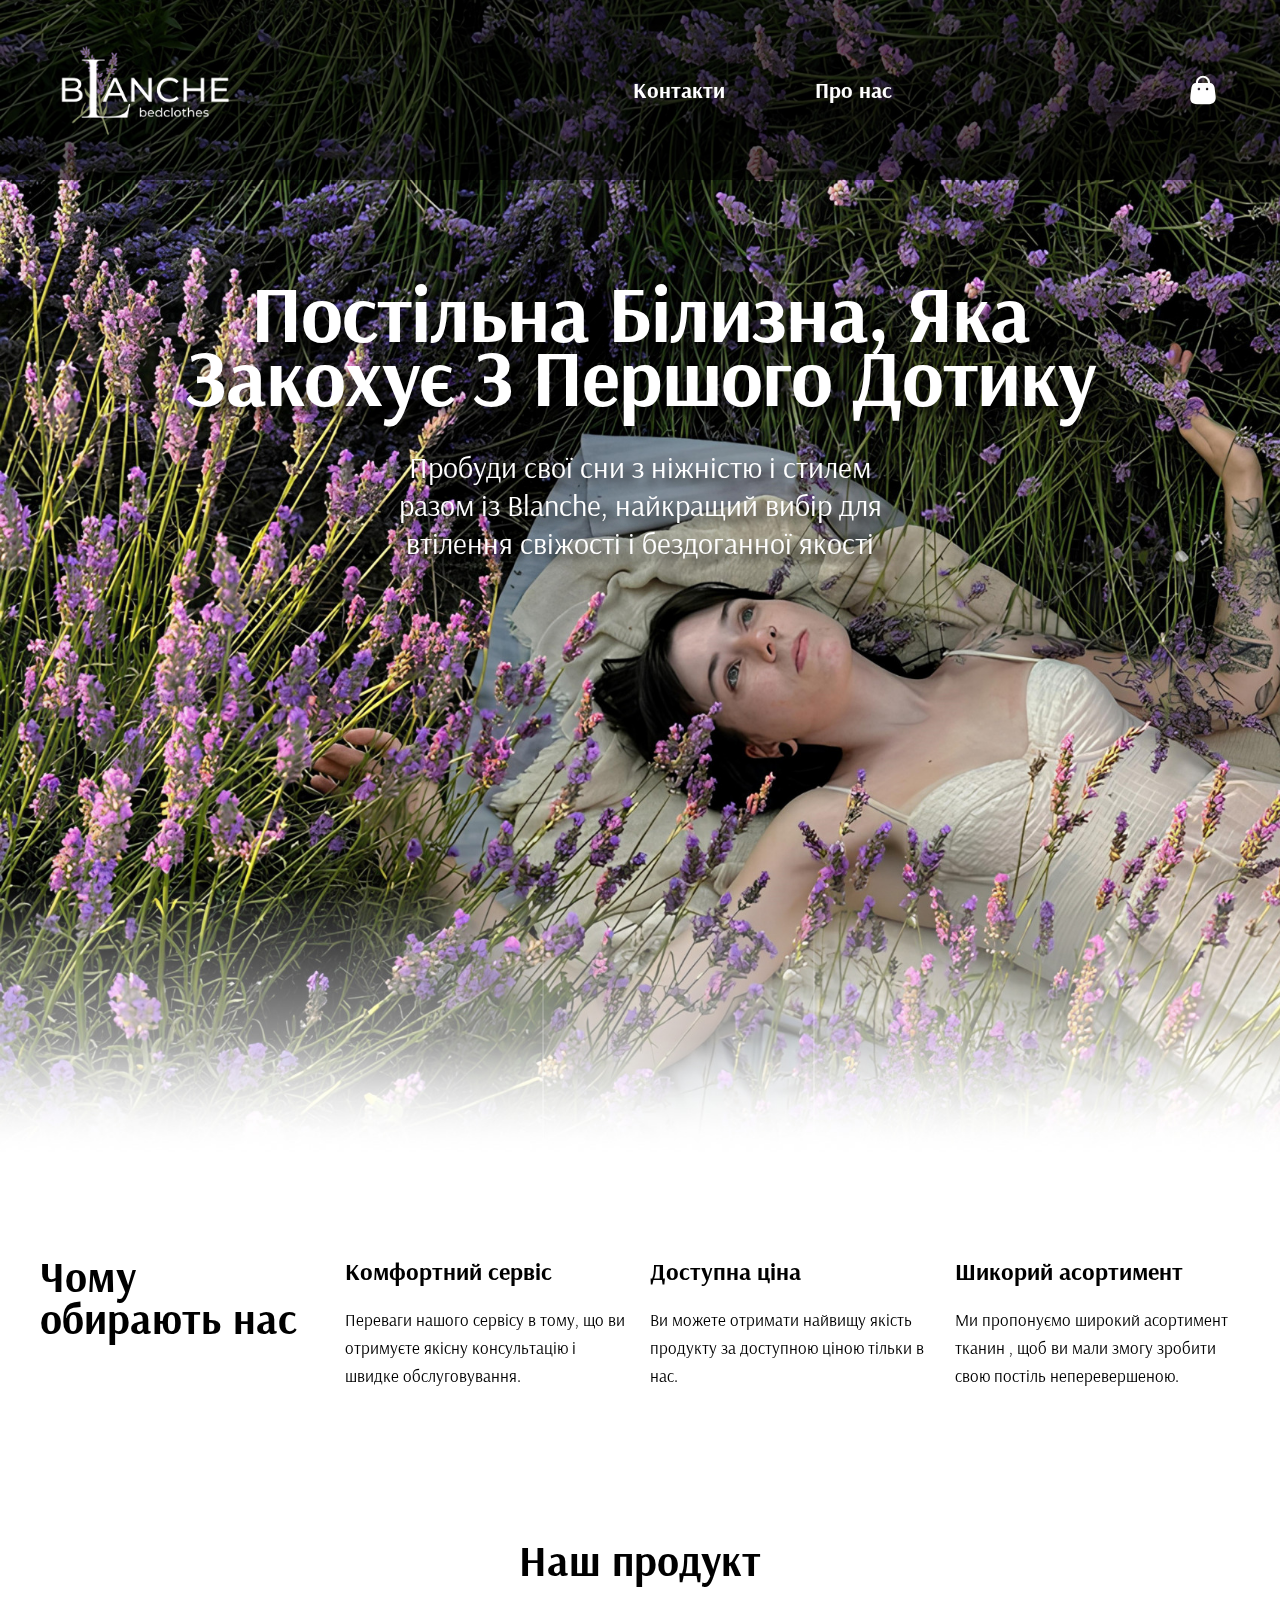
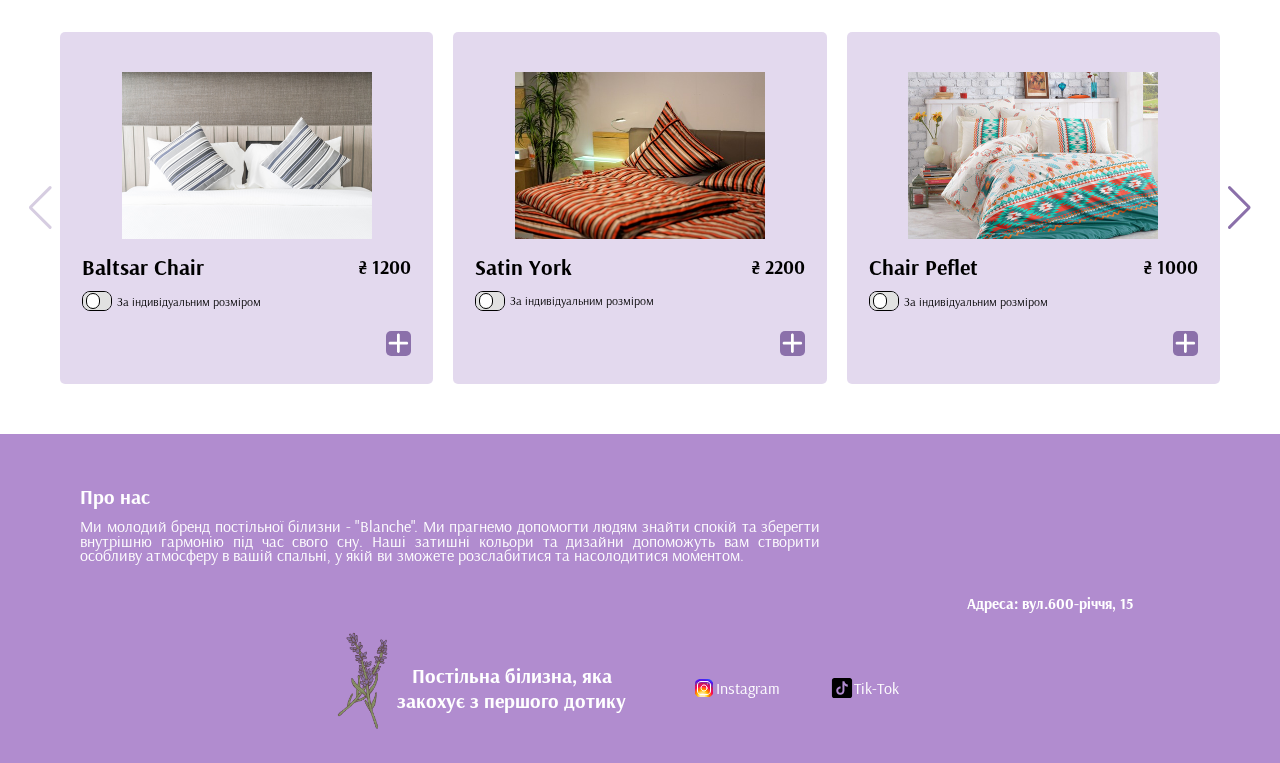
<file: index.html>
<!DOCTYPE html>
<html lang="en">
<head>
	<meta charset="UTF-8">
	<meta name="viewport" content="width=device-width, initial-scale=1.0">
	<link rel="stylesheet" href="./css/main.css">
	<link
  	rel="stylesheet" href="https://cdn.jsdelivr.net/npm/swiper@11/swiper-bundle.min.css"/>
	<title>Blanche</title>
	<link rel="shortcut icon" href="./img/logo/favicon.ico" type="image/x-icon">
</head>
<body>
	<header class="header">
		<div class="header__wrapper">
			<div class="container">
				<nav class="nav__header">
					
					<div class="logo">
						<a href="#!">
							<img class="logo-img" src="./img/logo/test.png" alt="Logo">
						</a>
					</div>
					
					<ul class="nav-list">
						<li id="contacts" class="nav-list__item">
							<a class="nav-list__link" href="#!">Контакти</a>
							<div class="nav-list__sub-contacts">
								<ul class="sub-contacts">
									<li class="sub-contacts__item">
										<img src="./img/logo/phone.svg" alt="">
										<a href="tel:+380778909601" class="phone__num">+ 38-077-89-09-601
										</a>
									</li>
									<li class="sub-contacts__item">
										<img src="./img/logo/instagram.svg" alt="">
										<a class="instagram" href="https://www.instagram.com/blanche.bedclothes?igsh=Y29oOTNwODJ2OGV5">Instagram
										</a>
									</li>
								</ul>
							</div>
						</li>
						<li id="about-us" class="nav-list__item"><a class="nav-list__link" href="#!">Про нас</a></li>
					</ul>

					<a class="cart" href="#!">
						<img class="cart__img" src="./img/icons/cart.svg" alt="">
						<div class="hidden cart__count "></div>
					</a>
				</nav>

				
			</div>
		</div>
		<div class="header__content container">
					<h1 class="header__title">Постільна білизна, яка закохує з першого дотику</h1>
					<p>Пробуди свої сни з ніжністю і стилем разом із Blanche, найкращий вибір для втілення свіжості і бездоганної якості </p>
				</div>
	</header>

	<section class="benefits">
		<div class="container">
			<div class="befefits__grid">
				<div class="benefits__title">
					<h2 class="title-2">Чому обирають нас</h2>
				</div>
				
				<div class="benefit">
					<h3 class="benefit__title">Комфортний сервіс</h3>
					<p class="benefit__text">Переваги нашого сервісу в тому, що ви отримуєте якісну консультацію і швидке обслуговування.</p>
				</div>

				<div class="benefit">
					<h3 class="benefit__title">Доступна ціна</h3>
					<p class="benefit__text">Ви можете отримати найвищу якість продукту за доступною ціною тільки в нас.</p>
					
				</div>

				<div class="benefit">
					<h3 class="benefit__title">Шикорий асортимент</h3>
					<p class="benefit__text">Ми пропонуємо широкий асортимент тканин , щоб ви мали змогу зробити свою постіль неперевершеною.</p>
					
				</div>

			</div>
		</div>
	</section>

	<section class="products">
		<div class="container">
			
			<div class="products__title">
				<h2 class="title-2">Наш продукт</h2>
			</div>
			
			<div class="products__slider">
				<div class="swiper">
						<div class="swiper-wrapper">
							    <article class="card swiper-slide" data-id="baltsar-chair">
									<div class="card__photo">
										<img src="./img/products/test1.jpg" alt="Posteli" class="card__img">
									</div>
									<div class="card__desc">
										<div class="card__header">
											<h3 class="card__title">
												Baltsar Chair
											</h3>
											<div class="card__price">
												1200
											</div>
										</div>

										<div class="individual__content">
											<label class="individual__content-checkbox">
												<div class="flipswitch">
													<input type="checkbox" name="flipswitch" class="flipswitch-cb" id="fs1">
													<label class="flipswitch-label" for="fs1"> 
														<div class="flipswitch-inner"></div>
														<div class="flipswitch-switch"></div>
													</label>
										        </div>
						                        За індивідуальним розміром
					                        </label>
				                        </div>
				                        <div id="fs1" class="individual__desc"></div>
										<div class="card__footer">
											 <button class="card__btn"><img src="./img/icons/plus.svg"></button>
										</div>
								</article>
								<article class="card swiper-slide" data-id="satin-york">
									<div class="card__photo">
										<img src="./img/products/test2.jpg" alt="Posteli" class="card__img">
									</div>
									<div class="card__desc">
										<div class="card__header">
											<h3 class="card__title">
												Satin York
											</h3>
											<div class="card__price">
												2200
											</div>
										</div>

										<div class="individual__content">
											<label class="individual__content-checkbox">
												<div class="flipswitch">
													<input type="checkbox" name="flipswitch" class="flipswitch-cb" id="fs2">
													<label class="flipswitch-label" for="fs2"> 
														<div class="flipswitch-inner"></div>
														<div class="flipswitch-switch"></div>
													</label>
										        </div>
						                        За індивідуальним розміром
					                        </label>
				                        </div>
				                        <div id="fs2" class="individual__desc"></div>
										<div class="card__footer">
											 <button class="card__btn"><img src="./img/icons/plus.svg"></button>
										</div>
								</article>
								<article class="card swiper-slide" data-id="chair-peflet">
									<div class="card__photo">
										<img src="./img/products/test3.jpg" alt="Posteli" class="card__img">
									</div>
									<div class="card__desc">
										<div class="card__header">
											<h3 class="card__title">
												Chair Peflet
											</h3>
											<div class="card__price">
												1000
											</div>
										</div>

										<div class="individual__content">
											<label class="individual__content-checkbox">
												<div class="flipswitch">
													<input type="checkbox" name="flipswitch" class="flipswitch-cb" id="fs3">
													<label class="flipswitch-label" for="fs3"> 
														<div class="flipswitch-inner"></div>
														<div class="flipswitch-switch"></div>
													</label>
										        </div>
						                        За індивідуальним розміром
					                        </label>
				                        </div>
				                        <div id="fs3" class="individual__desc"></div>
										<div class="card__footer">
											 <button class="card__btn"><img src="./img/icons/plus.svg"></button>
										</div>
								</article>
								<article class="card swiper-slide" data-id="pinlow">
									<div class="card__photo">
										<img src="./img/products/test4.jpg" alt="Posteli" class="card__img">
									</div>
									<div class="card__desc">
										<div class="card__header">
											<h3 class="card__title">
												Pinlow
											</h3>
											<div class="card__price">
												1600
											</div>
										</div>

										<div class="individual__content">
											<label class="individual__content-checkbox">
												<div class="flipswitch">
													<input type="checkbox" name="flipswitch" class="flipswitch-cb" id="fs4">
													<label class="flipswitch-label" for="fs4"> 
														<div class="flipswitch-inner"></div>
														<div class="flipswitch-switch"></div>
													</label>
										        </div>
						                        За індивідуальним розміром
					                        </label>
				                        </div>
				                        <div id="fs4" class="individual__desc"></div>
										<div class="card__footer">
											 <button class="card__btn"><img src="./img/icons/plus.svg"></button>
										</div>
								</article>
								<article class="card swiper-slide" data-id="mellower">
									<div class="card__photo">
										<img src="./img/products/test5.jpg" alt="Posteli" class="card__img">
									</div>
									<div class="card__desc">
										<div class="card__header">
											<h3 class="card__title">
												Mellower
											</h3>
											<div class="card__price">
												800
											</div>
										</div>

										<div class="individual__content">
											<label class="individual__content-checkbox">
												<div class="flipswitch">
													<input type="checkbox" name="flipswitch" class="flipswitch-cb" id="fs5">
													<label class="flipswitch-label" for="fs5"> 
														<div class="flipswitch-inner"></div>
														<div class="flipswitch-switch"></div>
													</label>
										        </div>
						                        За індивідуальним розміром
					                        </label>
				                        </div>
				                        <div id="fs5" class="individual__desc"></div>
										<div class="card__footer">
											 <button class="card__btn"><img src="./img/icons/plus.svg"></button>
										</div>
								</article>
								<article class="card swiper-slide" data-id="nismo-laki">
									<div class="card__photo">
										<img src="./img/products/test6.jpg" alt="Posteli" class="card__img">
									</div>
									<div class="card__desc">
										<div class="card__header">
											<h3 class="card__title">
												Nismo Laki
											</h3>
											<div class="card__price">
												1800
											</div>
										</div>

										<div class="individual__content">
											<label class="individual__content-checkbox">
												<div class="flipswitch">
													<input type="checkbox" name="flipswitch" class="flipswitch-cb" id="fs6">
													<label class="flipswitch-label" for="fs6"> 
														<div class="flipswitch-inner"></div>
														<div class="flipswitch-switch"></div>
													</label>
										        </div>
						                        За індивідуальним розміром
					                        </label>
				                        </div>
				                        <div id="fs6" class="individual__desc"></div>
										<div class="card__footer">
											 <button class="card__btn"><img src="./img/icons/plus.svg"></button>
										</div>
								</article>
								<article class="card swiper-slide" data-id="umbro-perelcot">
									<div class="card__photo">
										<img src="./img/products/test7.jpg" alt="Posteli" class="card__img">
									</div>
									<div class="card__desc">
										<div class="card__header">
											<h3 class="card__title">
												Umbro Perelcot
											</h3>
											<div class="card__price">
												1100
											</div>
										</div>

										<div class="individual__content">
											<label class="individual__content-checkbox">
												<div class="flipswitch">
													<input type="checkbox" name="flipswitch" class="flipswitch-cb" id="fs7">
													<label class="flipswitch-label" for="fs7"> 
														<div class="flipswitch-inner"></div>
														<div class="flipswitch-switch"></div>
													</label>
										        </div>
						                        За індивідуальним розміром
					                        </label>
				                        </div>
				                        <div id="fs7" class="individual__desc"></div>
										<div class="card__footer">
											 <button class="card__btn"><img src="./img/icons/plus.svg"></button>
										</div>
								</article>
								<article class="card swiper-slide" data-id="beltrus">
									<div class="card__photo">
										<img src="./img/products/test8.jpg" alt="Posteli" class="card__img">
									</div>
									<div class="card__desc">
										<div class="card__header">
											<h3 class="card__title">
												Beltrus
											</h3>
											<div class="card__price">
												1400
											</div>
										</div>
											

										<div class="individual__content">
											<label class="individual__content-checkbox">
												<div class="flipswitch">
													<input type="checkbox" name="flipswitch" class="flipswitch-cb" id="fs8">
													<label class="flipswitch-label" for="fs8"> 
														<div class="flipswitch-inner"></div>
														<div class="flipswitch-switch"></div>
													</label>
										        </div>
						                        За індивідуальним розміром
					                        </label>
				                        </div>
				                        <div id="fs8" class="individual__desc"></div>
										<div class="card__footer">
											 <button class="card__btn"><img src="./img/icons/plus.svg"></button>
										</div>
								</article>

						</div>
				</div>
						<div class="swiper-button-prev"></div>
				 	    <div class="swiper-button-next"></div>
			</div>
		</div>
	</section>
	
	<footer class="footer">
		<div class="container">
			<div class="info">
				<div class="footer__about-us">
					<h3>Про нас</h3>
					<p>Ми молодий бренд постільної білизни - "Blanche". Ми прагнемо допомогти людям знайти спокій та зберегти внутрішню гармонію під час свого сну. Наші затишні кольори та дизайни допоможуть вам створити особливу атмосферу в вашій спальні, у якій ви зможете розслабитися та насолодитися моментом.</p>
				</div>
				<div class="location">
					<iframe src="https://www.google.com/maps/embed?pb=!1m14!1m8!1m3!1d10421.833314047852!2d28.426156000000002!3d49.229799!3m2!1i1024!2i768!4f13.1!3m3!1m2!1s0x472d5d207920a4d7%3A0x23012161abec47f1!2z0JDRgtC10LvRjNC1ICjRgNC10LzQvtC90YIg0L7QtNGP0LPRgyk!5e0!3m2!1sru!2sua!4v1705599957774!5m2!1sru!2sua" width="600" height="450" style="border:0;" allowfullscreen="" loading="lazy" referrerpolicy="no-referrer-when-downgrade">
					</iframe>
					
					<div class="address">
						Адреса: вул.600-річчя, 15
					</div>
				</div>
			</div>
			<div class="social__media">
				<div class="lavanda__logo">
					<img src="./img/logo/lavanda.png" alt="lavanda">
					Постільна білизна, яка закохує з першого дотику
				</div>
					<a class="instagram" href="https://www.instagram.com/blanche.bedclothes?igsh=Y29oOTNwODJ2OGV5">
						<img src="./img/logo/instagram.svg" alt="">Instagram
					</a>
					<a class="tik-tok" href="https://www.tiktok.com/@blanche.bedclothes?_t=8j8u7WPqUek&_r=1">
						<img src="./img/logo/tik-tok.svg" alt="">
						Tik-Tok
					</a>
			</div>
		</div>
	</footer>

	<!-- Модалка корзини -->
	<div class="modal__cart-wrapper hidden">
			<div class="modal__cart">
				<div class="modal__cart-nav">
					<h3 class="modal__title">
						Ваше замовлення
						<img src="./img/logo/lavanda.png" alt="" class="modal__title-img">
					</h3>
					<button class="product-del" data-btn="closeCart">x</button>
				</div>
				<hr>
				<!-- <ul class="cart__product">
					 <li class="cart__product-img"><img src="./img/products/test2.jpg" alt=""></li>
					<li class="cart__product-name">Baltsar Chair</li>
					<li class="cart__product-count">
						<button class="count__btn">+</button>
						<input class="count_quantity">
						<button class="count__btn">-</button>
					</li>
					<li class="cart__product-price">1200</li>
					<li class="cart__product-del">
						<button class="product-del">x</button>
					</li> 
				</ul> -->
				<div class="cart__submit-wrapper">
					<button class="cart__product-submit" data-btn="order-submit">Оформити замовлення</button>
				</div>
			</div> 
			<div class="modal__overlay"></div>
	</div>
	<!-- Модалка корзина -->

	<!-- Модалка підтвердження відправки -->
	<div class="modal__order-confirm hidden">
		<div class="order-container">
			<div class="order__wrapper-title">
				<h3 class="order-confirm__title">
					Підтвердження
					<img src="./img/logo/lavanda.png" alt="" class="order-confirm__title-img">
				</h3>
				<button class="order__close">x</button>
			</div>
			<p class="order-confirm__text">Для того щоб ми мали змогу відправити ваше замовлення введіть:</p>
			<form action="" class="order__confirm-form">
				<fieldset>
					<legend>Данні для відправки</legend>
					
					<input type="text" name=""	placeholder="ПІБ">
					<input type="text" name=""	placeholder="Ваш номер">
					<input type="text" name=""	placeholder="Місто">
					<input type="text" name=""	placeholder="Назва почти">
					<input type="text" name=""	placeholder="Номер відділення">

					<button type="submit" data-btn="submit">Підтвердити</button>
				</fieldset>
			</form>
		</div>
		<div class="modal__overlay"></div>
	</div>
	<!-- Модалка підтвердження відправки -->


	<script src="https://cdn.jsdelivr.net/npm/swiper@11/swiper-bundle.min.js"></script>
	<script src="./js/script.js" type="text/javascript"></script>
</body>
</html>
</file>
<file: css/main.css>
@charset "UTF-8";
@import url("https://fonts.googleapis.com/css2?family=Arsenal:wght@400;700&display=swap");
* {
  padding: 0px;
  margin: 0px;
  border: none;
}

*,
*::before,
*::after {
  -webkit-box-sizing: border-box;
          box-sizing: border-box;
}

/* Links */
a, a:link, a:visited {
  text-decoration: none;
}

a:hover {
  text-decoration: none;
}

/* Common */
aside, nav, footer, header, section, main {
  display: block;
}

h1, h2, h3, h4, h5, h6, p {
  font-size: inherit;
  font-weight: inherit;
}

ul, ul li {
  list-style: none;
}

img {
  vertical-align: top;
}

img, svg {
  max-width: 100%;
  height: auto;
}

address {
  font-style: normal;
}

/* Form */
input, textarea, button, select {
  font-family: inherit;
  font-size: inherit;
  color: inherit;
  background-color: transparent;
}

input::-ms-clear {
  display: none;
}

button, input[type=submit] {
  display: inline-block;
  -webkit-box-shadow: none;
          box-shadow: none;
  background-color: transparent;
  background: none;
  cursor: pointer;
}

input:focus, input:active,
button:focus, button:active {
  outline: none;
}

button::-moz-focus-inner {
  padding: 0;
  border: 0;
}

label {
  cursor: pointer;
}

legend {
  display: block;
}

html, body {
  font-family: "Arsenal", sans-serif;
}

.container {
  margin: 0 auto;
  padding: 0 15px;
  max-width: 1230px;
}

.title-2 {
  font-size: clamp(22px, -0.054rem + 7.14vw, 42px);
  font-weight: 700;
  line-height: 1;
}

.hidden {
  opacity: 0;
  pointer-events: none;
  z-index: -1;
  -webkit-transition: all 0.2s ease-in;
  transition: all 0.2s ease-in;
}

.hiddingForCart {
  z-index: 0;
}

.header {
  position: relative;
  z-index: 1;
  background-image: url("./../img/background-img/bg-img-2.jpg");
  aspect-ratio: 1200/1084;
  background-size: cover;
}

.header__wrapper {
  background-color: rgba(0, 0, 0, 0.6);
}

.header__content {
  text-align: center;
}

.header__title {
  color: rgb(255, 255, 255);
  font-weight: bold;
  font-size: clamp(30px, -0.757rem + 13.16vw, 80px);
  text-transform: capitalize;
  text-wrap: balance;
  line-height: 0.8;
  letter-spacing: -1px;
  margin-bottom: clamp(15px, -0.006rem + 4.72vw, 40px);
  text-shadow: 12px 7px 9px rgba(0, 0, 0, 0.76);
}

.header__content p {
  color: rgb(255, 255, 255);
  font-size: clamp(15px, 0.371rem + 2.83vw, 30px);
  text-wrap: balance;
  max-width: 740px;
  margin: 0 auto;
  text-shadow: 12px 7px 9px rgba(0, 0, 0, 0.76);
}

.logo-img {
  max-width: clamp(70px, 2.102rem + 11.36vw, 170px);
}

.nav__header {
  padding: 0 clamp(5px, -0.028rem + 1.7vw, 20px);
  margin-bottom: clamp(20px, -1.509rem + 13.79vw, 100px);
  display: -ms-grid;
  display: grid;
  -ms-grid-columns: 1fr 10px 2fr 10px 1fr;
  grid-template-columns: 1fr 2fr 1fr;
  -webkit-box-align: center;
      -ms-flex-align: center;
          align-items: center;
  height: clamp(50px, 0.17rem + 14.77vw, 180px);
  gap: 10px;
}

.nav-list {
  display: -webkit-inline-box;
  display: -ms-inline-flexbox;
  display: inline-flex;
  gap: clamp(15px, -0.767rem + 8.52vw, 90px);
  -webkit-box-pack: end;
      -ms-flex-pack: end;
          justify-content: flex-end;
  white-space: nowrap;
}

.nav-list__link {
  font-weight: 700;
  color: #fff;
  font-size: clamp(12px, 0.523rem + 1.14vw, 22px);
  -webkit-transition: color 0.2s ease-in;
  transition: color 0.2s ease-in;
}
.nav-list__link:hover {
  color: #8b70aa;
}

#contacts {
  position: relative;
}

.nav-list__sub-contacts {
  background-color: rgba(139, 112, 170, 0.5490196078);
  padding: 10px 20px;
  position: absolute;
  width: 180px;
  top: 100%;
  left: -40px;
  opacity: 0;
  pointer-events: none;
  -webkit-transition: all 0.4s ease-in;
  transition: all 0.4s ease-in;
  text-align: center;
  border-radius: 5px;
}

.sub-contacts {
  display: -webkit-box;
  display: -ms-flexbox;
  display: flex;
  -webkit-box-orient: vertical;
  -webkit-box-direction: normal;
      -ms-flex-direction: column;
          flex-direction: column;
  gap: 10px;
}

.sub-contacts__item {
  display: -webkit-box;
  display: -ms-flexbox;
  display: flex;
  -webkit-box-pack: center;
      -ms-flex-pack: center;
          justify-content: center;
  -webkit-box-align: center;
      -ms-flex-align: center;
          align-items: center;
}
.sub-contacts__item a {
  color: #fff;
  -webkit-transition: color 0.2s ease-in;
  transition: color 0.2s ease-in;
}
.sub-contacts__item a:hover {
  color: #8b70aa;
}

.nav-list__item:hover .nav-list__sub-contacts {
  opacity: 1;
  pointer-events: all;
  -webkit-transition: all 0.4s ease-in;
  transition: all 0.4s ease-in;
}

.cart {
  display: -webkit-box;
  display: -ms-flexbox;
  display: flex;
  -webkit-box-pack: end;
      -ms-flex-pack: end;
          justify-content: end;
  position: relative;
  -ms-grid-column-span: 5;
  grid-column-end: 5;
}

.cart__count {
  position: absolute;
  top: 3px;
  right: -6px;
  background-color: #8b70aa;
  color: #fff;
  border-radius: 50%;
  height: 18px;
  width: 18px;
  font-weight: 700;
  display: -webkit-box;
  display: -ms-flexbox;
  display: flex;
  -webkit-box-pack: center;
      -ms-flex-pack: center;
          justify-content: center;
  -webkit-box-align: center;
      -ms-flex-align: center;
          align-items: center;
}

.benefits {
  padding: clamp(20px, -0.568rem + 9.09vw, 100px) 0;
}

.befefits__grid {
  display: -ms-grid;
  display: grid;
  -ms-grid-columns: 1fr 20px 1fr 20px 1fr 20px 1fr;
  grid-template-columns: repeat(4, 1fr);
  gap: clamp(20px, 0.074rem + 5.88vw, 60px) 20px;
}
@media (max-width: 1120px) {
  .befefits__grid {
    -ms-grid-columns: (1fr)[2];
    grid-template-columns: repeat(2, 1fr);
  }
}
@media (max-width: 620px) {
  .befefits__grid {
    -ms-grid-columns: (1fr)[1];
    grid-template-columns: repeat(1, 1fr);
  }
}

.benefits__title {
  max-width: 260px;
}

.benefit__title {
  font-size: clamp(15px, -0.063rem + 5vw, 24px);
  font-weight: 700;
  margin-bottom: clamp(10px, -0.486rem + 5.56vw, 20px);
}

.benefit__text {
  line-height: 1.65;
  font-size: clamp(14px, 0.661rem + 1.07vw, 17px);
}

.products {
  padding: clamp(10px, -0.754rem + 6.9vw, 50px) 0;
}

.products__title {
  text-align: center;
}

.products__slider {
  position: relative;
  padding: 0 20px;
  margin-top: clamp(20px, -0.329rem + 7.89vw, 50px);
}

.card {
  position: relative;
  width: 280px;
  background-color: rgba(205, 188, 225, 0.568627451);
  border-radius: 5px;
}

.card__photo {
  text-align: center;
  margin-top: 40px;
}

.card__img {
  max-width: 250px;
}

.card__desc {
  display: -webkit-box;
  display: -ms-flexbox;
  display: flex;
  -webkit-box-orient: vertical;
  -webkit-box-direction: normal;
      -ms-flex-direction: column;
          flex-direction: column;
  gap: 10px;
  border-radius: 20px 20px 0 0;
  padding: 14px 22px 28px;
}

.card__header {
  display: -webkit-box;
  display: -ms-flexbox;
  display: flex;
  -webkit-box-pack: justify;
      -ms-flex-pack: justify;
          justify-content: space-between;
  -webkit-box-align: center;
      -ms-flex-align: center;
          align-items: center;
}

.card__title {
  font-size: 22px;
  font-weight: 700;
}

.card__price {
  font-size: 19px;
  font-weight: 700;
}
.card__price::before {
  content: "₴";
}

.card__footer {
  display: -webkit-box;
  display: -ms-flexbox;
  display: flex;
  -webkit-box-pack: end;
      -ms-flex-pack: end;
          justify-content: flex-end;
}

.card__btn {
  background-color: #8b70aa;
  border-radius: 5px;
  -webkit-transition: opacity 0.2s ease-in;
  transition: opacity 0.2s ease-in;
}
.card__btn:hover {
  opacity: 0.6;
}

.message__add {
  margin-right: 10px;
  font-weight: 700;
  -webkit-transition: all 0.2s ease-in;
  transition: all 0.2s ease-in;
}

.modal__cart-wrapper {
  position: fixed;
  top: 0;
  left: 0;
  width: 100%;
  height: 100%;
  display: -webkit-box;
  display: -ms-flexbox;
  display: flex;
  -webkit-box-pack: center;
      -ms-flex-pack: center;
          justify-content: center;
  -webkit-box-align: center;
      -ms-flex-align: center;
          align-items: center;
  -webkit-transition: all 0.4s ease-in;
  transition: all 0.4s ease-in;
}
.modal__cart-wrapper.close {
  opacity: 0;
  visibility: hidden;
}

.modal__cart {
  position: relative;
  z-index: 2;
  background-color: #fff;
  padding: 20px clamp(15px, -0.104rem + 5.21vw, 40px);
  width: clamp(300px, 7.386rem + 56.82vw, 800px);
}
.modal__cart hr {
  background: rgba(142, 44, 183, 0.6196078431);
  height: 0.5px;
  margin-bottom: 10px;
}

.modal__cart-nav {
  display: -webkit-box;
  display: -ms-flexbox;
  display: flex;
  -webkit-box-pack: justify;
      -ms-flex-pack: justify;
          justify-content: space-between;
}

.modal__title {
  font-size: 24px;
  font-weight: 700;
  color: rgba(143, 137, 143, 0.8784313725);
  position: relative;
}
.modal__title img {
  max-width: 50px;
  position: absolute;
  top: -8px;
  left: 168px;
}

.cart__product {
  display: -ms-grid;
  display: grid;
  -ms-grid-columns: 1fr clamp(10px, -0.625rem + 6.25vw, 40px) 4fr clamp(10px, -0.625rem + 6.25vw, 40px) 2fr clamp(10px, -0.625rem + 6.25vw, 40px) 2fr clamp(10px, -0.625rem + 6.25vw, 40px) 1fr;
  grid-template-columns: 1fr 4fr 2fr 2fr 1fr;
  -webkit-column-gap: clamp(10px, -0.625rem + 6.25vw, 40px);
     -moz-column-gap: clamp(10px, -0.625rem + 6.25vw, 40px);
          column-gap: clamp(10px, -0.625rem + 6.25vw, 40px);
  -webkit-box-pack: center;
      -ms-flex-pack: center;
          justify-content: center;
  -webkit-box-align: center;
      -ms-flex-align: center;
          align-items: center;
  margin-bottom: 20px;
  background-color: rgba(187, 185, 185, 0.1019607843);
  padding: 0 5px;
}

.cart__product-img img {
  max-width: clamp(70px, 1.042rem + 16.67vw, 100px);
}

.cart__product-name {
  font-size: clamp(8px, 0.167rem + 1.67vw, 16px);
  text-align: center;
}

.cart__product-count {
  display: -webkit-box;
  display: -ms-flexbox;
  display: flex;
  -webkit-box-pack: center;
      -ms-flex-pack: center;
          justify-content: center;
  -webkit-box-align: center;
      -ms-flex-align: center;
          align-items: center;
  gap: 5px;
}

.count__btn {
  font-weight: 700;
  padding-bottom: 1px;
  -webkit-transition: opacity 0.2s ease-in;
  transition: opacity 0.2s ease-in;
  font-size: clamp(10px, 0.28rem + 1.72vw, 20px);
}
.count__btn:hover {
  opacity: 0.7;
}

.count_quantity {
  width: 25px;
  height: 18px;
  line-height: 1.9;
  text-align: center;
  background-color: rgba(193, 193, 193, 0.4196078431);
  border-radius: 5px;
  font-size: clamp(8px, 0.167rem + 1.67vw, 16px);
}

.cart__product-price {
  font-size: clamp(8px, 0.167rem + 1.67vw, 16px);
  text-align: center;
}
.cart__product-price::before {
  content: "₴ ";
}

.cart__product-del {
  justify-self: flex-end;
  display: -webkit-box;
  display: -ms-flexbox;
  display: flex;
  -webkit-box-pack: center;
      -ms-flex-pack: center;
          justify-content: center;
  -webkit-box-align: center;
      -ms-flex-align: center;
          align-items: center;
}

.product-del {
  padding-right: 10px;
  font-size: clamp(10px, 0.196rem + 2.14vw, 16px);
  -webkit-transition: opacity 0.2s ease-in;
  transition: opacity 0.2s ease-in;
}
.product-del:hover {
  opacity: 0.7;
}

.cart__submit-wrapper {
  display: -webkit-box;
  display: -ms-flexbox;
  display: flex;
  -webkit-box-pack: end;
      -ms-flex-pack: end;
          justify-content: flex-end;
}

.cart__product-submit {
  font-size: clamp(12px, 0.5rem + 1.25vw, 18px);
  border-radius: 5px;
  background-color: #e1e1e1;
  padding: 0 5px;
  -webkit-transition: opacity 0.2s ease-in;
  transition: opacity 0.2s ease-in;
}
.cart__product-submit:hover {
  opacity: 0.7;
}

.modal__overlay {
  position: absolute;
  top: 0;
  left: 0;
  width: 100%;
  height: 100%;
  background-color: black;
  opacity: 0.7;
  z-index: 0;
}

.swiper-button-prev::after {
  color: #8b70aa;
  position: absolute;
  top: 0px;
  right: 25px;
}

.swiper-button-next::after {
  color: #8b70aa;
  position: absolute;
  top: 0px;
  left: 25px;
}

.footer {
  padding: 50px 0;
  background-color: rgba(86, 5, 151, 0.4588235294);
  color: white;
}

.info {
  padding: 0 clamp(10px, -2.708rem + 16.67vw, 40px);
  margin-bottom: 50px;
  display: -webkit-box;
  display: -ms-flexbox;
  display: flex;
  -webkit-box-pack: space-evenly;
      -ms-flex-pack: space-evenly;
          justify-content: space-evenly;
  gap: 80px;
}
@media (max-width: 740px) {
  .info {
    -webkit-box-orient: vertical;
    -webkit-box-direction: normal;
        -ms-flex-direction: column;
            flex-direction: column;
    gap: 30px;
  }
}

.footer__about-us h3 {
  font-size: 20px;
  font-weight: 700;
  margin-bottom: 10px;
}
.footer__about-us p {
  line-height: 0.9;
  text-align: justify;
}

.location {
  display: -webkit-box;
  display: -ms-flexbox;
  display: flex;
  -webkit-box-orient: vertical;
  -webkit-box-direction: normal;
      -ms-flex-direction: column;
          flex-direction: column;
  gap: 10px;
  -webkit-box-pack: center;
      -ms-flex-pack: center;
          justify-content: center;
  -webkit-box-align: center;
      -ms-flex-align: center;
          align-items: center;
}
.location iframe {
  max-width: 300px;
  max-height: 100px;
  border-radius: 40px;
}
@media (max-width: 740px) {
  .location iframe {
    max-width: clamp(220px, -4.345rem + 90.48vw, 600px);
  }
}

.address {
  font-weight: 700;
  font-size: 15px;
}

.social__media {
  display: -webkit-box;
  display: -ms-flexbox;
  display: flex;
  padding: 0 40px;
  gap: clamp(10px, -0.754rem + 6.9vw, 50px);
  -webkit-box-align: center;
      -ms-flex-align: center;
          align-items: center;
  -webkit-box-pack: center;
      -ms-flex-pack: center;
          justify-content: center;
}
@media (max-width: 620px) {
  .social__media {
    -webkit-box-orient: vertical;
    -webkit-box-direction: normal;
        -ms-flex-direction: column;
            flex-direction: column;
  }
}
.social__media a {
  color: #fff;
  display: -webkit-box;
  display: -ms-flexbox;
  display: flex;
  -webkit-box-pack: center;
      -ms-flex-pack: center;
          justify-content: center;
  -webkit-box-align: center;
      -ms-flex-align: center;
          align-items: center;
}

.lavanda__logo {
  position: relative;
  font-size: 20px;
  font-weight: 700;
  max-width: 260px;
  text-align: center;
}
@media (max-width: 620px) {
  .lavanda__logo {
    font-size: 17px;
  }
}
.lavanda__logo img {
  max-width: 150px;
  position: absolute;
  top: -60px;
  left: -90px;
}

.modal__order-confirm {
  position: fixed;
  top: 0;
  left: 0;
  width: 100%;
  height: 100%;
  display: -webkit-box;
  display: -ms-flexbox;
  display: flex;
  -webkit-box-pack: center;
      -ms-flex-pack: center;
          justify-content: center;
  -webkit-box-align: center;
      -ms-flex-align: center;
          align-items: center;
  -webkit-transition: all 0.2s ease-in;
  transition: all 0.2s ease-in;
}

.order-container {
  position: relative;
  z-index: 2;
  background-color: #fff;
  padding: 20px clamp(15px, -0.104rem + 5.21vw, 40px);
  width: clamp(300px, 7.386rem + 56.82vw, 800px);
}

.order__wrapper-title {
  position: relative;
}

.order-confirm__title {
  font-size: 24px;
  font-weight: 700;
  color: rgba(143, 137, 143, 0.8784313725);
  position: relative;
}
.order-confirm__title img {
  max-width: 50px;
  position: absolute;
  top: -7px;
  left: 143px;
}

.order__close {
  position: absolute;
  top: 5px;
  right: 10px;
}

.order__confirm-form fieldset {
  border: 1px solid rgba(142, 44, 183, 0.6196078431);
  display: -webkit-box;
  display: -ms-flexbox;
  display: flex;
  -webkit-box-orient: vertical;
  -webkit-box-direction: normal;
      -ms-flex-direction: column;
          flex-direction: column;
  gap: 10px;
  padding: 10px;
}
.order__confirm-form legend {
  color: rgba(143, 137, 143, 0.8784313725);
  font-weight: 700;
  font-size: 18px;
}
.order__confirm-form input {
  background-color: rgba(187, 185, 185, 0.10196078);
}
.order__confirm-form button {
  font-size: clamp(12px, 0.5rem + 1.25vw, 18px);
  border-radius: 5px;
  background-color: #e1e1e1;
  padding: 0 5px;
  -webkit-transition: opacity 0.2s ease-in;
  transition: opacity 0.2s ease-in;
}
.order__confirm-form button:hover {
  opacity: 0.7;
}

.order-confirm__message {
  text-align: center;
  color: rgba(142, 44, 183, 0.6196078431);
  -webkit-transition: all 0.2 ease-in;
  transition: all 0.2 ease-in;
}

.flipswitch {
  position: relative;
  width: 30px;
}

.flipswitch input[type=checkbox] {
  display: none;
}

.flipswitch-label {
  display: block;
  overflow: hidden;
  cursor: pointer;
  border: 1px solid #000000;
  border-radius: 8px;
}

.flipswitch-inner {
  width: 200%;
  margin-left: -100%;
  -webkit-transition: margin 0.3s ease-in 0s;
  transition: margin 0.3s ease-in 0s;
}

.flipswitch-inner:before, .flipswitch-inner:after {
  float: left;
  width: 50%;
  height: 18px;
  padding: 0;
  line-height: 18px;
  font-size: 8px;
  color: white;
  font-family: Trebuchet, Arial, sans-serif;
  font-weight: bold;
  -webkit-box-sizing: border-box;
          box-sizing: border-box;
}

.flipswitch-inner:before {
  content: "";
  padding-left: 5px;
  background-color: #8B70AA;
  color: #FFFFFF;
}

.flipswitch-inner:after {
  content: "";
  padding-right: 5px;
  background-color: #E1E1E1;
  color: #888888;
  text-align: right;
}

.flipswitch-switch {
  width: 14px;
  margin: 2px;
  background: #FFFFFF;
  border: 1px solid #000000;
  border-radius: 8px;
  position: absolute;
  top: 0;
  bottom: 0;
  right: 10px;
  -webkit-transition: all 0.3s ease-in 0s;
  transition: all 0.3s ease-in 0s;
}

.flipswitch-cb:checked + .flipswitch-label .flipswitch-inner {
  margin-left: 0;
}

.flipswitch-cb:checked + .flipswitch-label .flipswitch-switch {
  right: 0;
}

.individual__content {
  display: -webkit-box;
  display: -ms-flexbox;
  display: flex;
  -webkit-box-orient: vertical;
  -webkit-box-direction: normal;
      -ms-flex-direction: column;
          flex-direction: column;
  -webkit-box-pack: center;
      -ms-flex-pack: center;
          justify-content: center;
  gap: 5px;
}

.individual__content-checkbox {
  display: -webkit-box;
  display: -ms-flexbox;
  display: flex;
  -webkit-box-align: center;
      -ms-flex-align: center;
          align-items: center;
  gap: 5px;
  font-size: 12px;
}

.individual__container {
  display: -webkit-box;
  display: -ms-flexbox;
  display: flex;
  -webkit-box-orient: vertical;
  -webkit-box-direction: normal;
      -ms-flex-direction: column;
          flex-direction: column;
  width: 100%;
  background-color: #8b70aa;
  border-radius: 5px;
  padding: 10px;
  gap: 10px;
  position: absolute;
  top: 0;
  left: 0;
  z-index: 5;
  -webkit-transform: translateY(-150%);
          transform: translateY(-150%);
  -webkit-animation: open 1s forwards;
          animation: open 1s forwards;
}
.individual__container.remove {
  -webkit-animation: close 1s forwards;
          animation: close 1s forwards;
  -webkit-transform: translateY(0%);
          transform: translateY(0%);
}

.individual__content-wrapper-param {
  display: -webkit-box;
  display: -ms-flexbox;
  display: flex;
  gap: 10px;
}

.individual__content-item {
  display: -webkit-box;
  display: -ms-flexbox;
  display: flex;
  gap: 5px;
  -webkit-box-orient: vertical;
  -webkit-box-direction: normal;
      -ms-flex-direction: column;
          flex-direction: column;
  -webkit-transform: translateY(-150%);
          transform: translateY(-150%);
  -webkit-animation: open 1s forwards;
          animation: open 1s forwards;
}
.individual__content-item.remove {
  -webkit-transform: translateY(0%);
          transform: translateY(0%);
  -webkit-animation: close 1s forwards;
          animation: close 1s forwards;
}

.individual__content-param {
  width: 75px;
  position: relative;
}

.individual__content-param-inp {
  width: 100%;
  border-bottom: 1px solid white;
  -webkit-transition: border-color 0.4s ease-in;
  transition: border-color 0.4s ease-in;
}
.individual__content-param-inp:focus {
  border-color: black;
}

.individual__content-param-inp:focus + .inp-placeholder,
.individual__content-param-inp:not(:focus):valid + .inp-placeholder {
  top: -10px;
  -webkit-transform: scale(0.85);
          transform: scale(0.85);
  color: black;
}

.inp-placeholder {
  display: block;
  position: absolute;
  left: 0;
  top: 0;
  color: white;
  font-size: 14px;
  pointer-events: none;
  -webkit-transform-origin: left;
          transform-origin: left;
  -webkit-transition: top 0.4s, color 0.4s, -webkit-transform 0.4s;
  transition: top 0.4s, color 0.4s, -webkit-transform 0.4s;
  transition: top 0.4s, transform 0.4s, color 0.4s;
  transition: top 0.4s, transform 0.4s, color 0.4s, -webkit-transform 0.4s;
}

@-webkit-keyframes open {
  0% {
    -webkit-transform: translateY(-150%);
            transform: translateY(-150%);
  }
  100% {
    -webkit-transform: translateY(0);
            transform: translateY(0);
  }
}

@keyframes open {
  0% {
    -webkit-transform: translateY(-150%);
            transform: translateY(-150%);
  }
  100% {
    -webkit-transform: translateY(0);
            transform: translateY(0);
  }
}
@-webkit-keyframes close {
  0% {
    -webkit-transform: translateY(0%);
            transform: translateY(0%);
  }
  100% {
    -webkit-transform: translateY(-150%);
            transform: translateY(-150%);
  }
}
@keyframes close {
  0% {
    -webkit-transform: translateY(0%);
            transform: translateY(0%);
  }
  100% {
    -webkit-transform: translateY(-150%);
            transform: translateY(-150%);
  }
}
</file>
